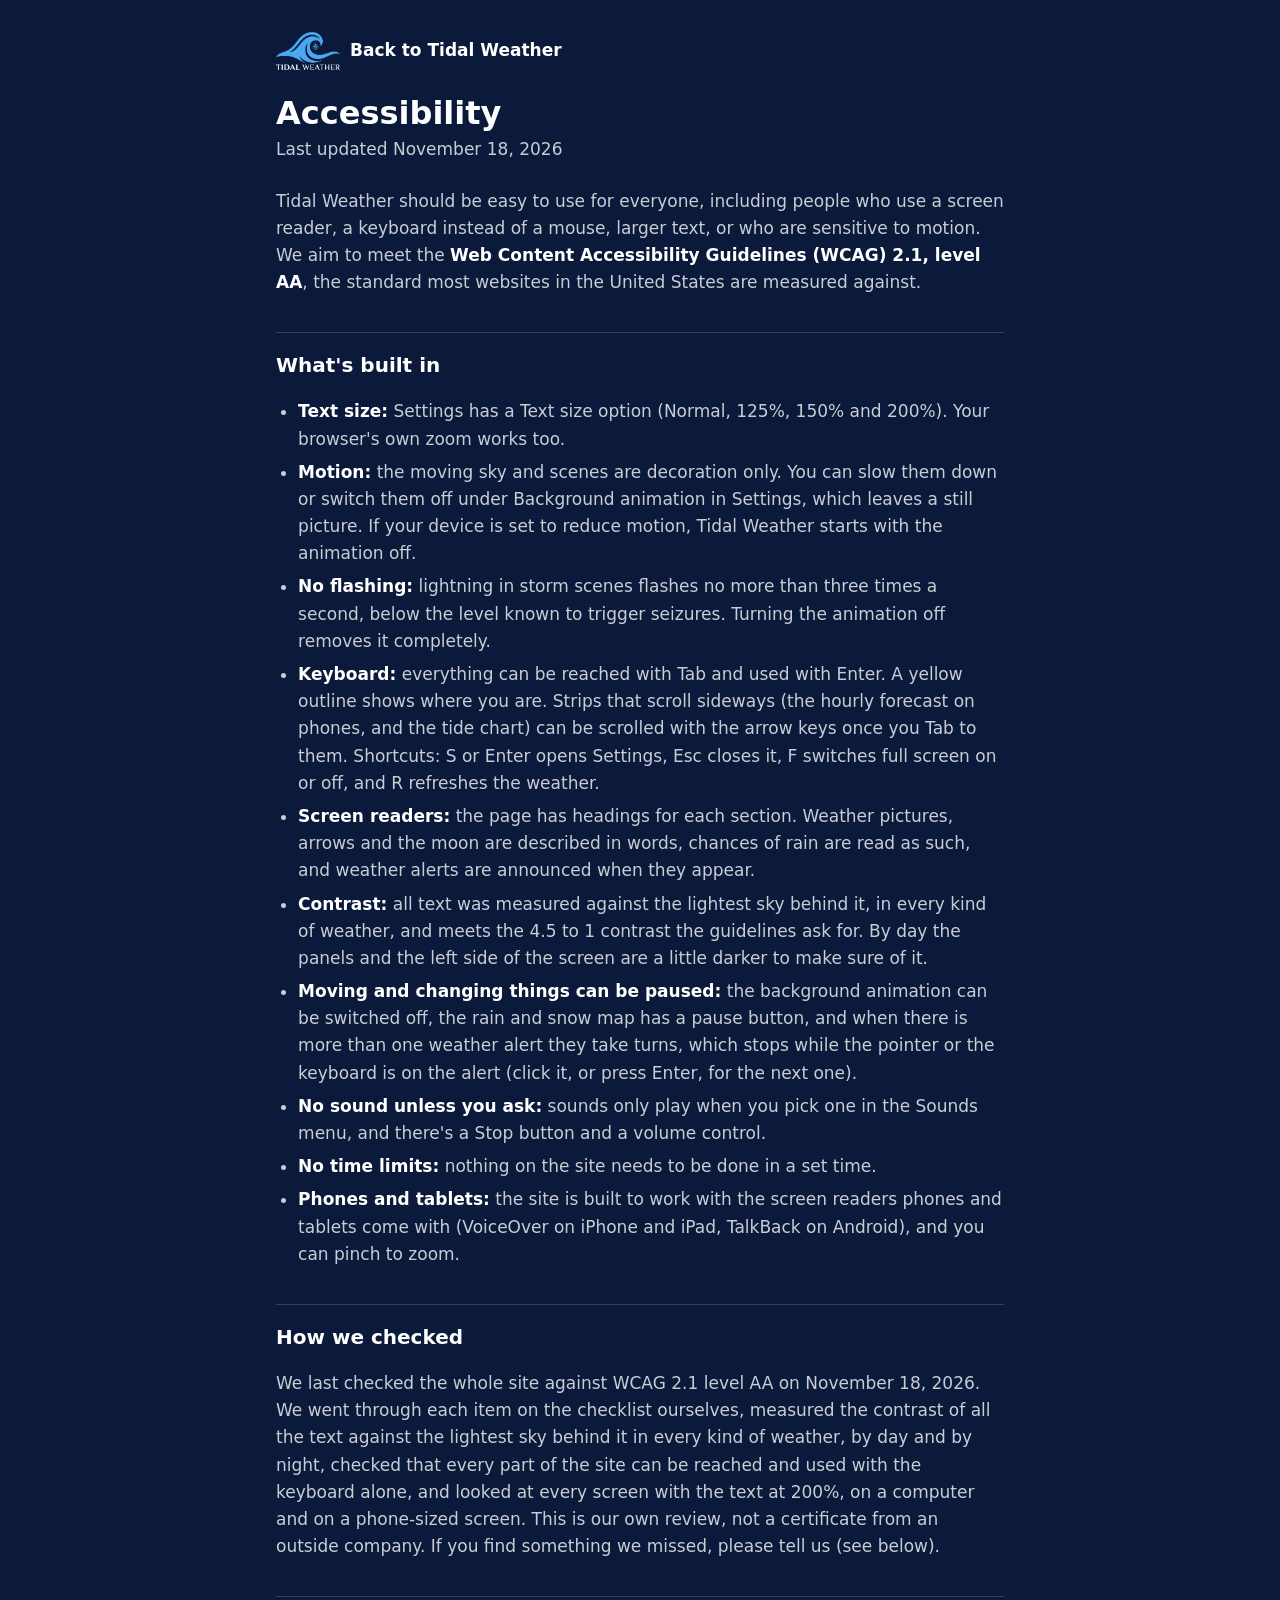
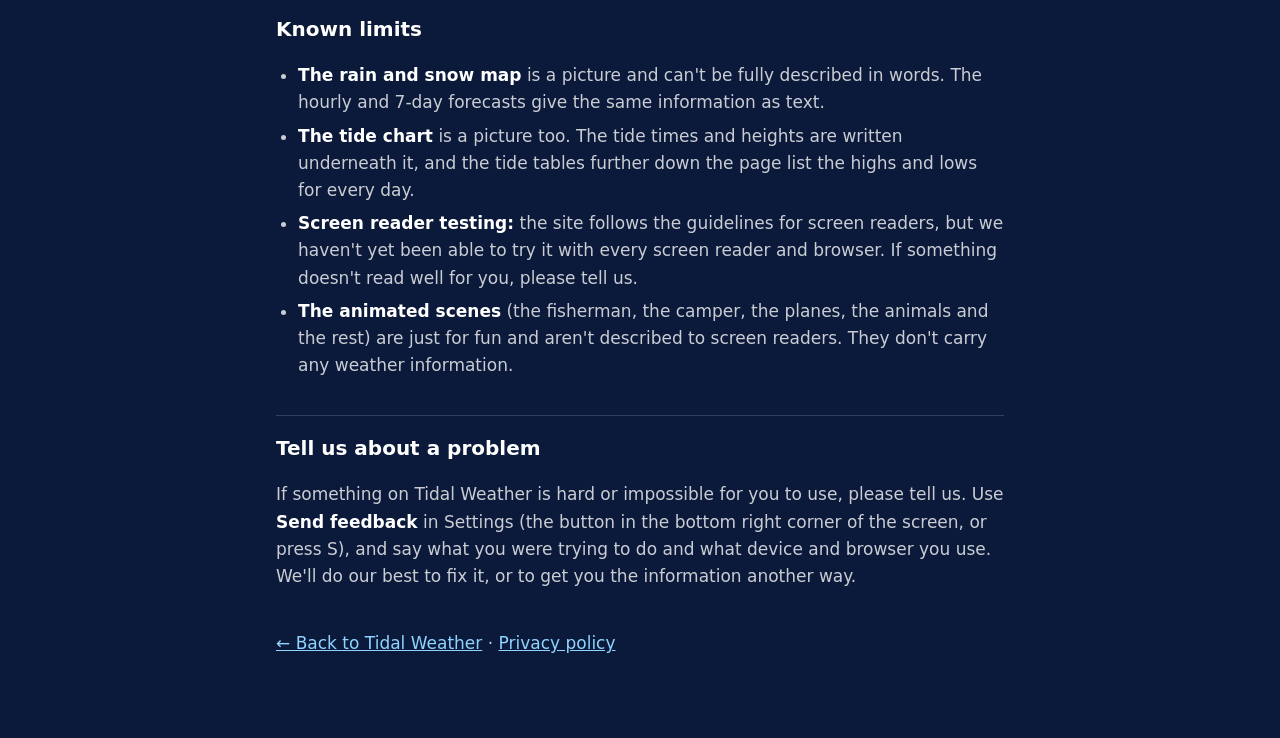
<file: accessibility.html>
<!doctype html>
<html lang="en">
<head>
<meta charset="utf-8">
<meta name="viewport" content="width=device-width, initial-scale=1">
<meta http-equiv="Content-Security-Policy" content="default-src 'self'; style-src 'self' 'unsafe-inline'; img-src 'self'; script-src 'none'; object-src 'none'; base-uri 'none'; form-action 'none'">
<meta name="referrer" content="no-referrer">
<title>Accessibility · Tidal Weather</title>
<meta name="description" content="How Tidal Weather works for everyone, and how to tell us when it doesn't.">
<link rel="icon" href="icon.png">
<meta name="theme-color" content="#0b1a3a">
<style>
  :root { --fg: #fff; --dim: rgba(255,255,255,.78); --line: rgba(255,255,255,.16); --link: #8fd3ff; --card: rgba(255,255,255,.05); }
  * { box-sizing: border-box; }
  body { margin: 0; background: #0b1a3a; color: var(--fg); font: 17px/1.6 system-ui, -apple-system, "Segoe UI", Roboto, sans-serif; }
  main { max-width: 760px; margin: 0 auto; padding: 32px 16px 64px; }
  a { color: var(--link); }
  a:focus-visible { outline: 3px solid #ffd166; outline-offset: 2px; border-radius: 3px; }
  .back { display: inline-flex; align-items: center; gap: 10px; text-decoration: none; color: var(--fg); font-weight: 600; margin-bottom: 24px; }
  .back img { width: 64px; height: auto; }
  h1 { font-size: 2rem; line-height: 1.2; margin: 0 0 4px; }
  .when { color: var(--dim); margin: 0 0 24px; }
  h2 { font-size: 1.25rem; margin: 36px 0 8px; padding-top: 16px; border-top: 1px solid var(--line); }
  p, li { color: var(--dim); }
  strong { color: var(--fg); }
  ul { padding-left: 1.3em; }
  li { margin: 6px 0; }
  .short { background: var(--card); border: 1px solid var(--line); border-radius: 12px; padding: 4px 20px; }
  .short li { color: var(--fg); }
  table { width: 100%; border-collapse: collapse; font-size: .95rem; }
  th, td { text-align: left; vertical-align: top; padding: 8px 10px 8px 0; border-top: 1px solid var(--line); }
  th { color: var(--fg); font-weight: 600; }
  td { color: var(--dim); }
  @media (max-width: 560px) { table, tbody, tr, th, td { display: block; } tr { border-top: 1px solid var(--line); padding: 6px 0; } th, td { border: 0; padding: 2px 0; } thead { display: none; } td:first-child { color: var(--fg); font-weight: 600; } }
</style>
</head>
<body>
<main>
  <a class="back" href="./"><img src="logo.png" alt="">Back to Tidal Weather</a>
  <h1>Accessibility</h1>
  <p class="when">Last updated November 18, 2026</p>

  <p>Tidal Weather should be easy to use for everyone, including people who use a screen reader, a keyboard instead of a mouse, larger text, or who are sensitive to motion. We aim to meet the <strong>Web Content Accessibility Guidelines (WCAG) 2.1, level AA</strong>, the standard most websites in the United States are measured against.</p>

  <h2>What's built in</h2>
  <ul>
    <li><strong>Text size:</strong> Settings has a Text size option (Normal, 125%, 150% and 200%). Your browser's own zoom works too.</li>
    <li><strong>Motion:</strong> the moving sky and scenes are decoration only. You can slow them down or switch them off under Background animation in Settings, which leaves a still picture. If your device is set to reduce motion, Tidal Weather starts with the animation off.</li>
    <li><strong>No flashing:</strong> lightning in storm scenes flashes no more than three times a second, below the level known to trigger seizures. Turning the animation off removes it completely.</li>
    <li><strong>Keyboard:</strong> everything can be reached with Tab and used with Enter. A yellow outline shows where you are. Strips that scroll sideways (the hourly forecast on phones, and the tide chart) can be scrolled with the arrow keys once you Tab to them. Shortcuts: S or Enter opens Settings, Esc closes it, F switches full screen on or off, and R refreshes the weather.</li>
    <li><strong>Screen readers:</strong> the page has headings for each section. Weather pictures, arrows and the moon are described in words, chances of rain are read as such, and weather alerts are announced when they appear.</li>
    <li><strong>Contrast:</strong> all text was measured against the lightest sky behind it, in every kind of weather, and meets the 4.5 to 1 contrast the guidelines ask for. By day the panels and the left side of the screen are a little darker to make sure of it.</li>
    <li><strong>Moving and changing things can be paused:</strong> the background animation can be switched off, the rain and snow map has a pause button, and when there is more than one weather alert they take turns, which stops while the pointer or the keyboard is on the alert (click it, or press Enter, for the next one).</li>
    <li><strong>No sound unless you ask:</strong> sounds only play when you pick one in the Sounds menu, and there's a Stop button and a volume control.</li>
    <li><strong>No time limits:</strong> nothing on the site needs to be done in a set time.</li>
    <li><strong>Phones and tablets:</strong> the site is built to work with the screen readers phones and tablets come with (VoiceOver on iPhone and iPad, TalkBack on Android), and you can pinch to zoom.</li>
  </ul>

  <h2>How we checked</h2>
  <p>We last checked the whole site against WCAG 2.1 level AA on November 18, 2026. We went through each item on the checklist ourselves, measured the contrast of all the text against the lightest sky behind it in every kind of weather, by day and by night, checked that every part of the site can be reached and used with the keyboard alone, and looked at every screen with the text at 200%, on a computer and on a phone-sized screen. This is our own review, not a certificate from an outside company. If you find something we missed, please tell us (see below).</p>

  <h2>Known limits</h2>
  <ul>
    <li><strong>The rain and snow map</strong> is a picture and can't be fully described in words. The hourly and 7-day forecasts give the same information as text.</li>
    <li><strong>The tide chart</strong> is a picture too. The tide times and heights are written underneath it, and the tide tables further down the page list the highs and lows for every day.</li>
    <li><strong>Screen reader testing:</strong> the site follows the guidelines for screen readers, but we haven't yet been able to try it with every screen reader and browser. If something doesn't read well for you, please tell us.</li>
    <li><strong>The animated scenes</strong> (the fisherman, the camper, the planes, the animals and the rest) are just for fun and aren't described to screen readers. They don't carry any weather information.</li>
  </ul>

  <h2>Tell us about a problem</h2>
  <p>If something on Tidal Weather is hard or impossible for you to use, please tell us. Use <strong>Send feedback</strong> in Settings (the button in the bottom right corner of the screen, or press S), and say what you were trying to do and what device and browser you use. We'll do our best to fix it, or to get you the information another way.</p>

  <p style="margin-top:40px"><a href="./">← Back to Tidal Weather</a> · <a href="privacy.html">Privacy policy</a></p>
</main>
</body>
</html>
</file>
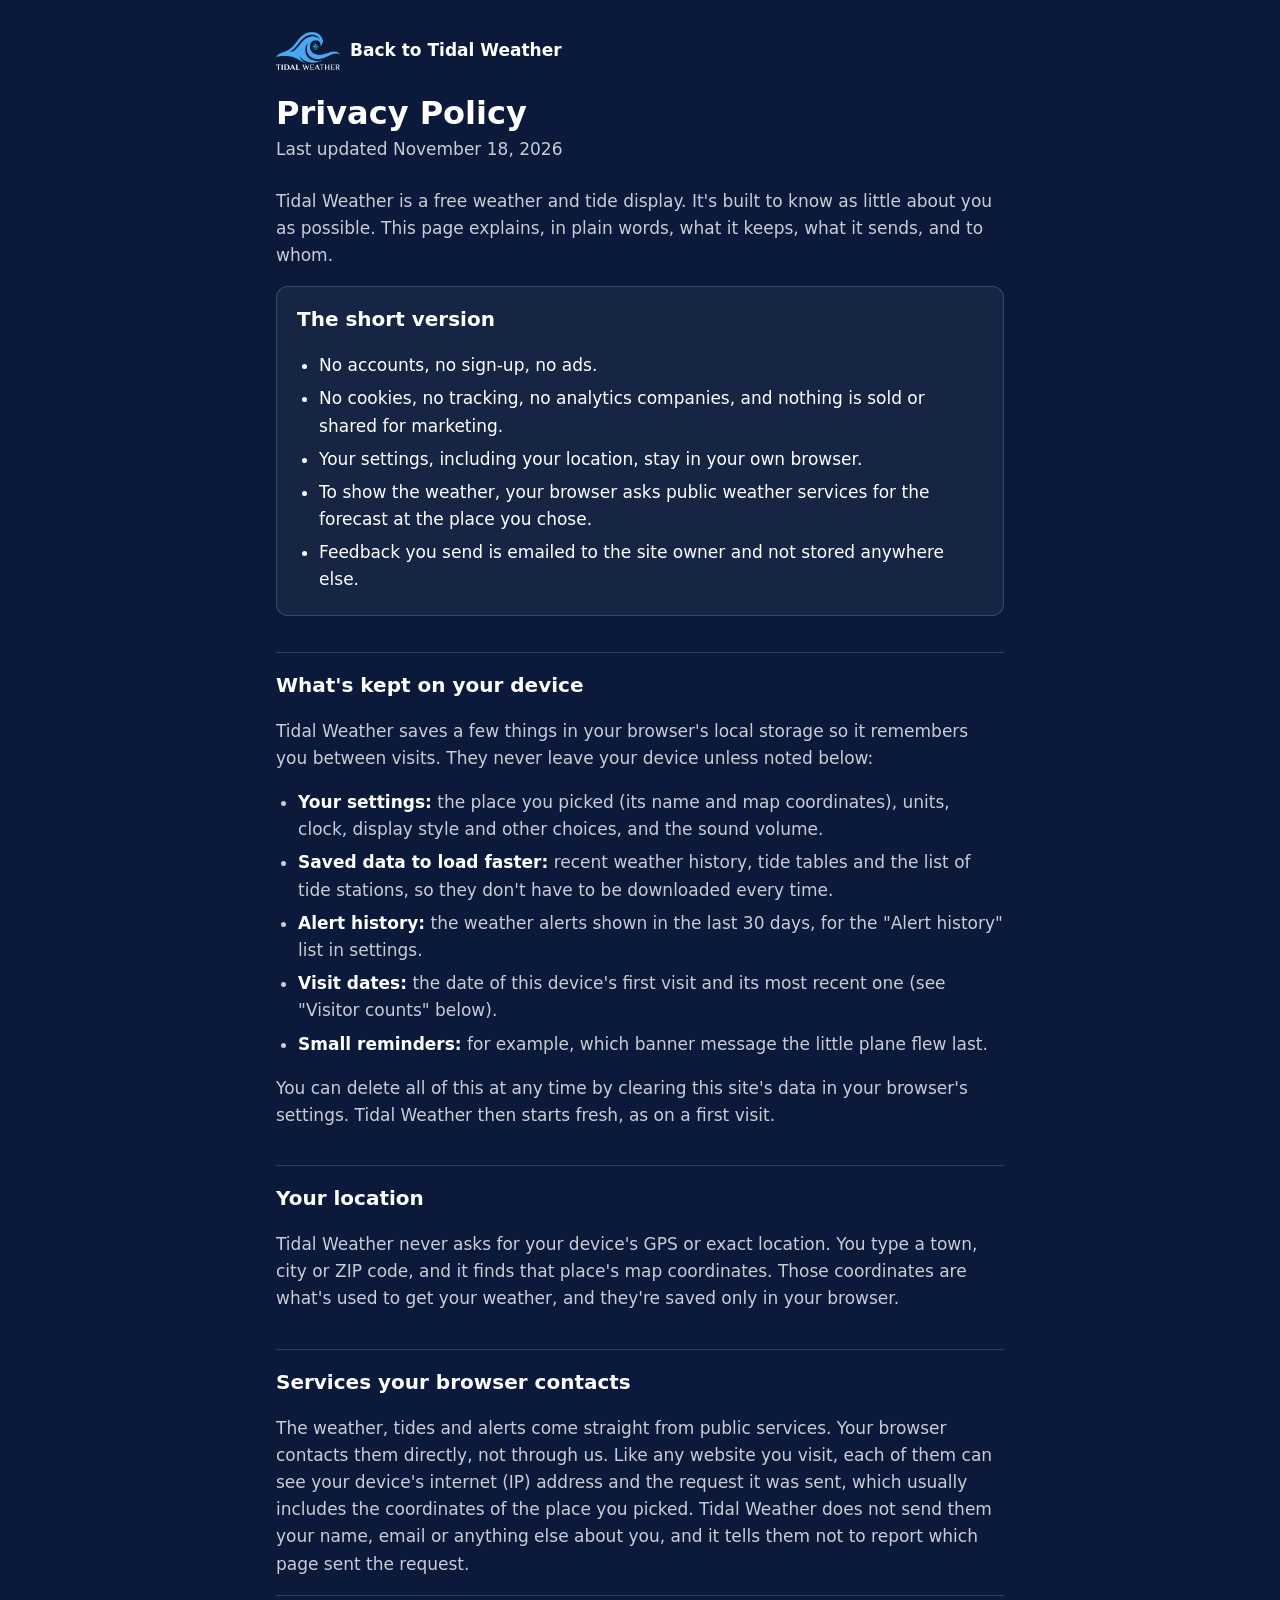
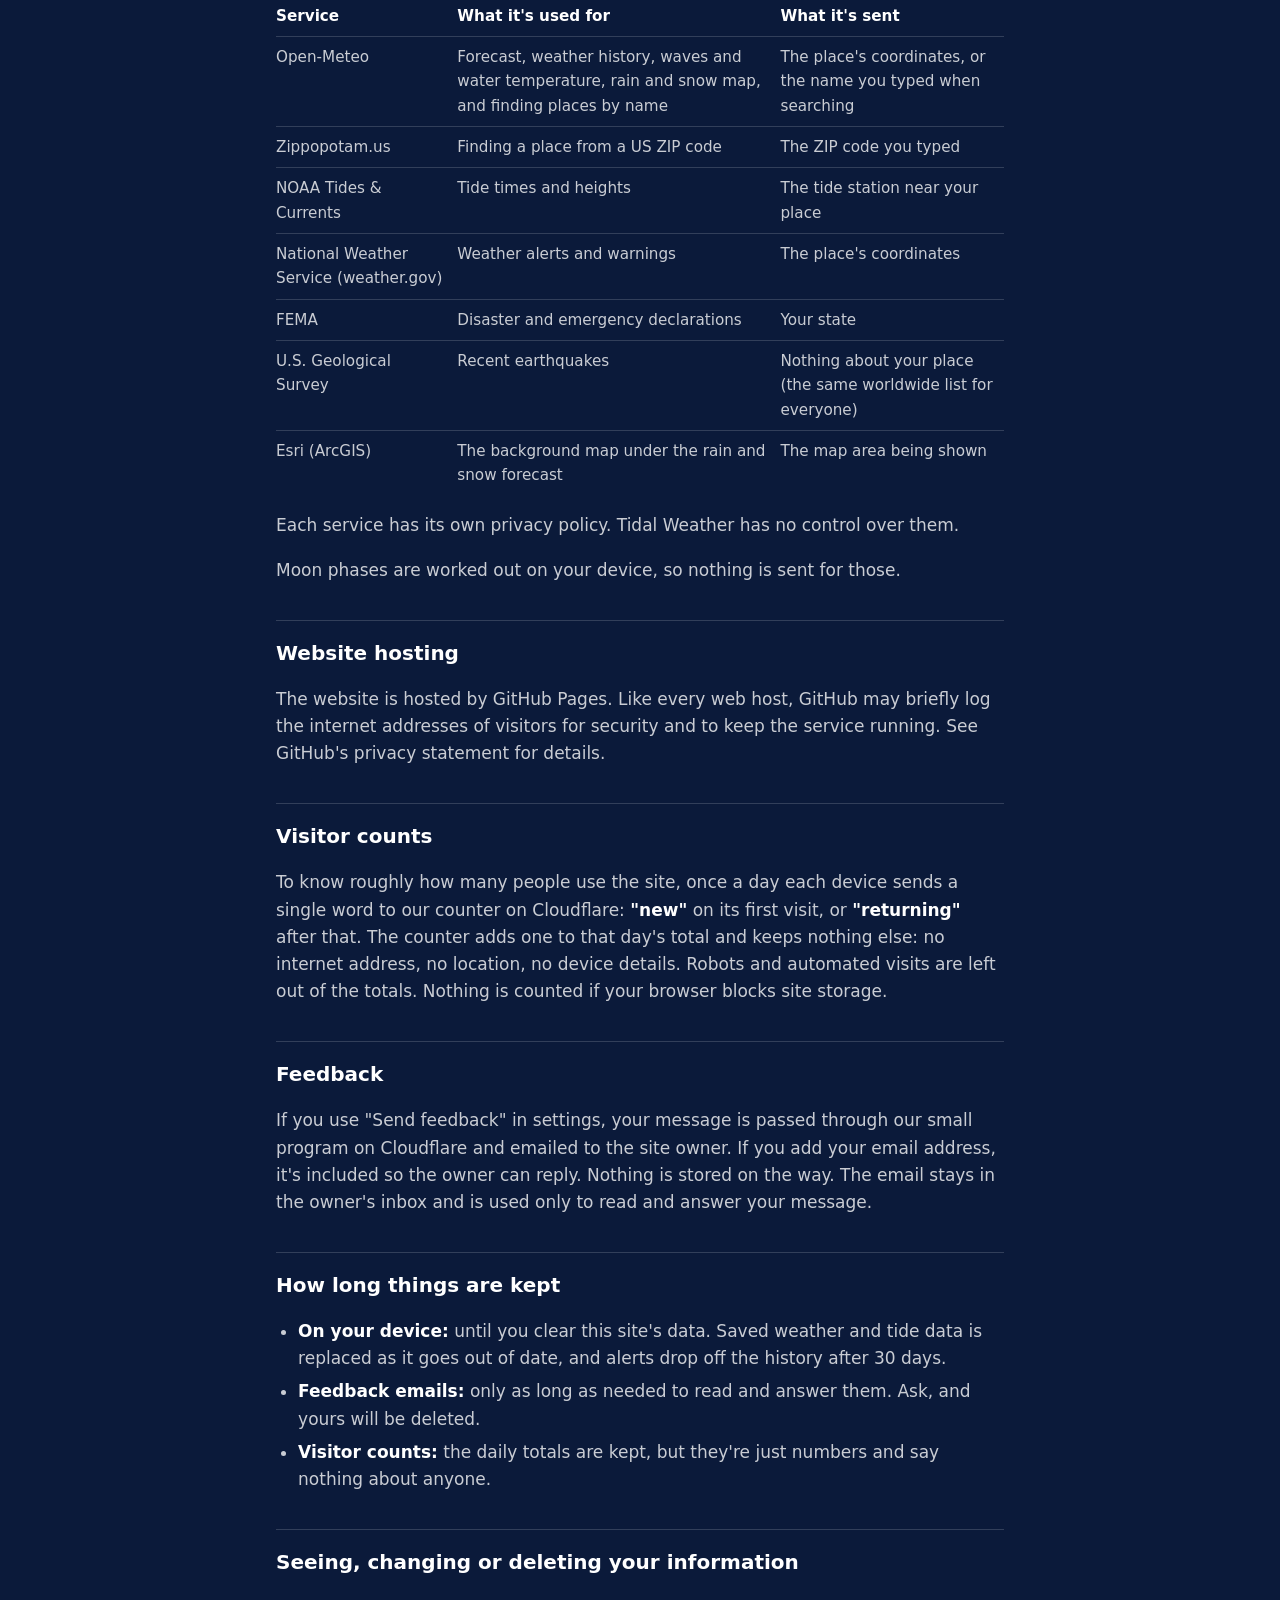
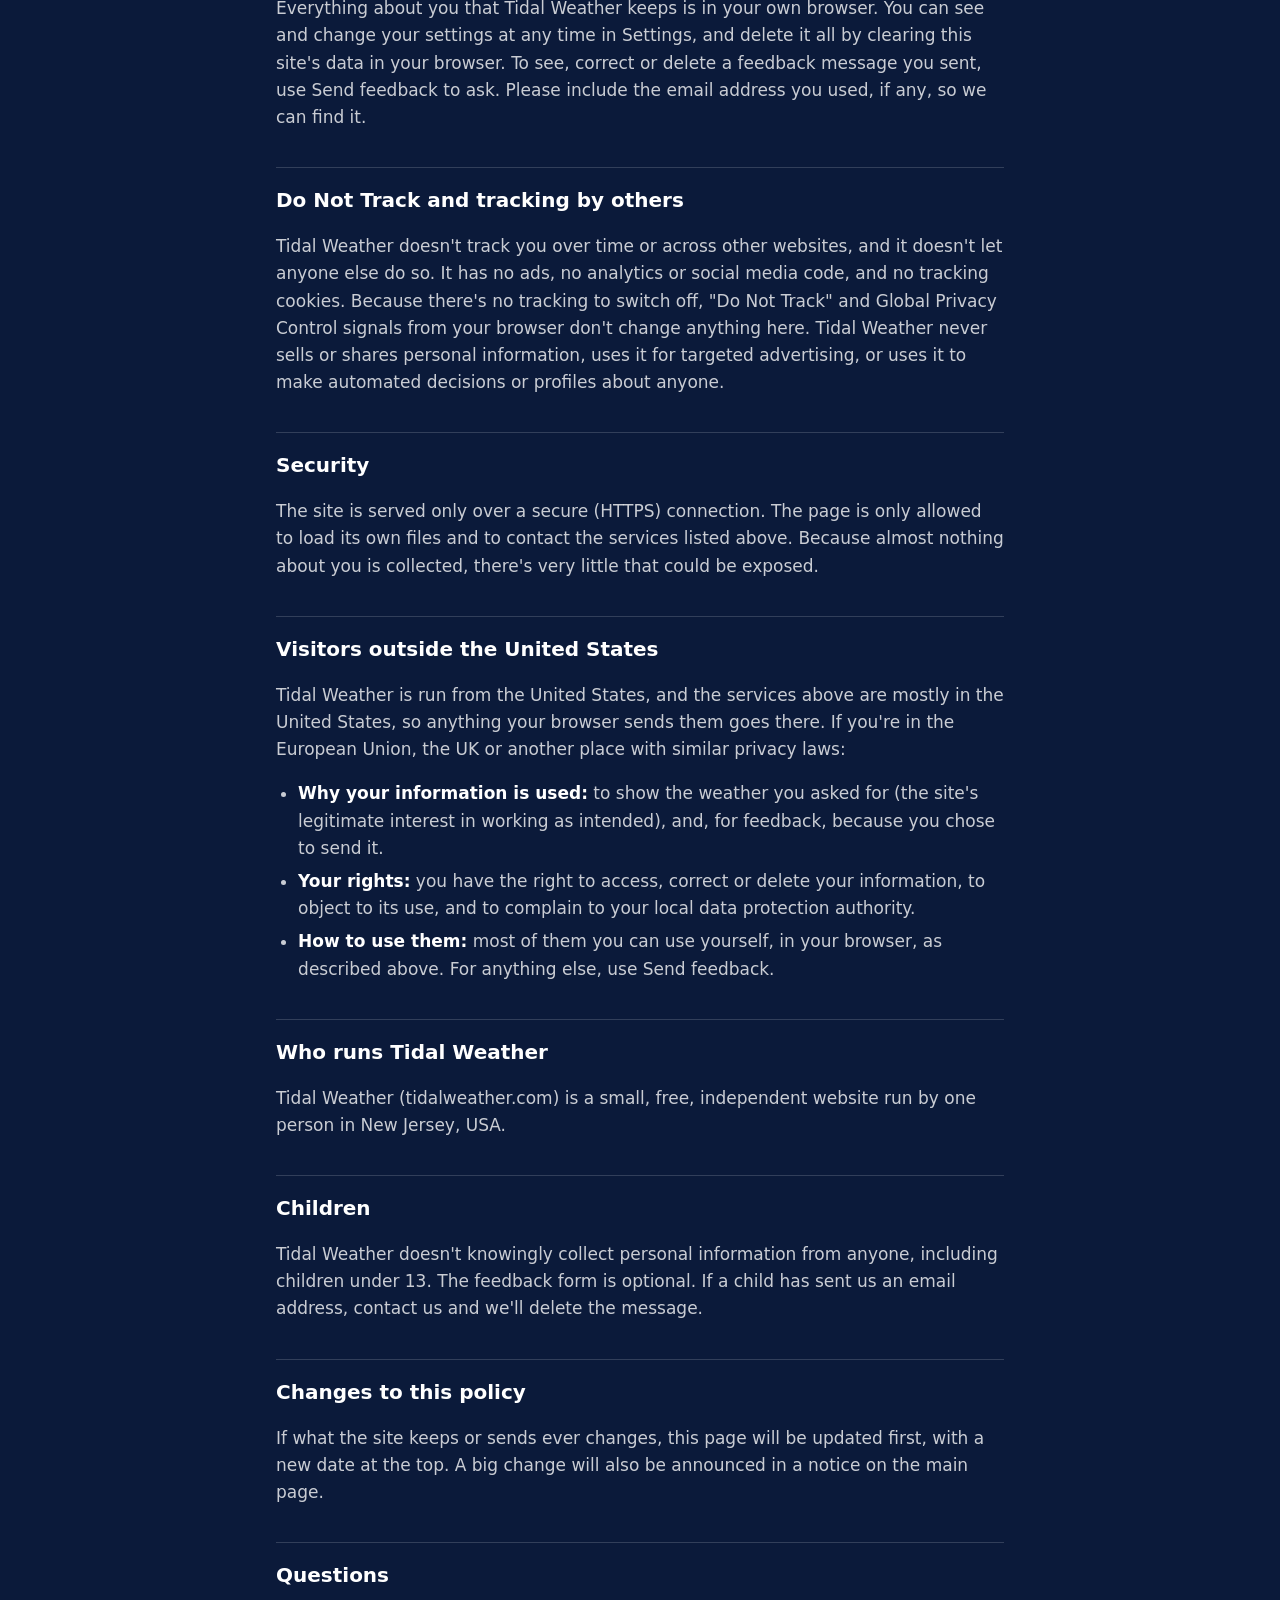
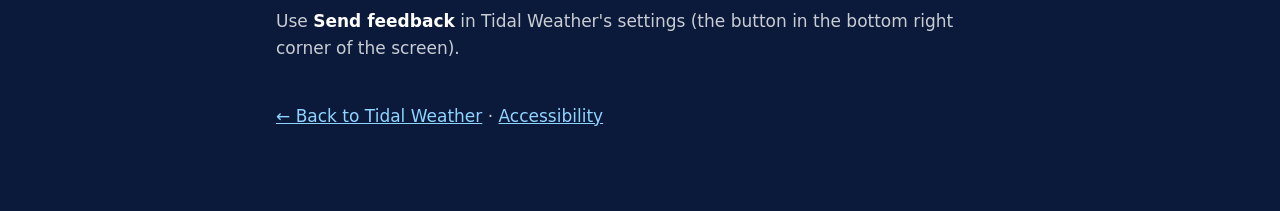
<file: privacy.html>
<!doctype html>
<html lang="en">
<head>
<meta charset="utf-8">
<meta name="viewport" content="width=device-width, initial-scale=1">
<meta http-equiv="Content-Security-Policy" content="default-src 'self'; style-src 'self' 'unsafe-inline'; img-src 'self'; script-src 'none'; object-src 'none'; base-uri 'none'; form-action 'none'">
<meta name="referrer" content="no-referrer">
<title>Privacy Policy · Tidal Weather</title>
<meta name="description" content="What Tidal Weather keeps, what it sends, and to whom.">
<link rel="icon" href="icon.png">
<meta name="theme-color" content="#0b1a3a">
<style>
  :root { --fg: #fff; --dim: rgba(255,255,255,.78); --line: rgba(255,255,255,.16); --link: #8fd3ff; --card: rgba(255,255,255,.05); }
  * { box-sizing: border-box; }
  body { margin: 0; background: #0b1a3a; color: var(--fg); font: 17px/1.6 system-ui, -apple-system, "Segoe UI", Roboto, sans-serif; }
  main { max-width: 760px; margin: 0 auto; padding: 32px 16px 64px; }
  a { color: var(--link); }
  a:focus-visible { outline: 3px solid #ffd166; outline-offset: 2px; border-radius: 3px; }
  .back { display: inline-flex; align-items: center; gap: 10px; text-decoration: none; color: var(--fg); font-weight: 600; margin-bottom: 24px; }
  .back img { width: 64px; height: auto; }
  h1 { font-size: 2rem; line-height: 1.2; margin: 0 0 4px; }
  .when { color: var(--dim); margin: 0 0 24px; }
  h2 { font-size: 1.25rem; margin: 36px 0 8px; padding-top: 16px; border-top: 1px solid var(--line); }
  p, li { color: var(--dim); }
  strong { color: var(--fg); }
  ul { padding-left: 1.3em; }
  li { margin: 6px 0; }
  .short { background: var(--card); border: 1px solid var(--line); border-radius: 12px; padding: 4px 20px; }
  .short li { color: var(--fg); }
  table { width: 100%; border-collapse: collapse; font-size: .95rem; }
  th, td { text-align: left; vertical-align: top; padding: 8px 10px 8px 0; border-top: 1px solid var(--line); }
  th { color: var(--fg); font-weight: 600; }
  td { color: var(--dim); }
  @media (max-width: 560px) { table, tbody, tr, th, td { display: block; } tr { border-top: 1px solid var(--line); padding: 6px 0; } th, td { border: 0; padding: 2px 0; } thead { display: none; } td:first-child { color: var(--fg); font-weight: 600; } }
</style>
</head>
<body>
<main>
  <a class="back" href="./"><img src="logo.png" alt="">Back to Tidal Weather</a>
  <h1>Privacy Policy</h1>
  <p class="when">Last updated November 18, 2026</p>

  <p>Tidal Weather is a free weather and tide display. It's built to know as little about you as possible. This page explains, in plain words, what it keeps, what it sends, and to whom.</p>

  <div class="short">
    <h2 style="border:0;margin-top:12px;padding-top:0">The short version</h2>
    <ul>
      <li>No accounts, no sign-up, no ads.</li>
      <li>No cookies, no tracking, no analytics companies, and nothing is sold or shared for marketing.</li>
      <li>Your settings, including your location, stay in your own browser.</li>
      <li>To show the weather, your browser asks public weather services for the forecast at the place you chose.</li>
      <li>Feedback you send is emailed to the site owner and not stored anywhere else.</li>
    </ul>
  </div>

  <h2>What's kept on your device</h2>
  <p>Tidal Weather saves a few things in your browser's local storage so it remembers you between visits. They never leave your device unless noted below:</p>
  <ul>
    <li><strong>Your settings:</strong> the place you picked (its name and map coordinates), units, clock, display style and other choices, and the sound volume.</li>
    <li><strong>Saved data to load faster:</strong> recent weather history, tide tables and the list of tide stations, so they don't have to be downloaded every time.</li>
    <li><strong>Alert history:</strong> the weather alerts shown in the last 30 days, for the "Alert history" list in settings.</li>
    <li><strong>Visit dates:</strong> the date of this device's first visit and its most recent one (see "Visitor counts" below).</li>
    <li><strong>Small reminders:</strong> for example, which banner message the little plane flew last.</li>
  </ul>
  <p>You can delete all of this at any time by clearing this site's data in your browser's settings. Tidal Weather then starts fresh, as on a first visit.</p>

  <h2>Your location</h2>
  <p>Tidal Weather never asks for your device's GPS or exact location. You type a town, city or ZIP code, and it finds that place's map coordinates. Those coordinates are what's used to get your weather, and they're saved only in your browser.</p>

  <h2>Services your browser contacts</h2>
  <p>The weather, tides and alerts come straight from public services. Your browser contacts them directly, not through us. Like any website you visit, each of them can see your device's internet (IP) address and the request it was sent, which usually includes the coordinates of the place you picked. Tidal Weather does not send them your name, email or anything else about you, and it tells them not to report which page sent the request.</p>
  <table>
    <thead><tr><th>Service</th><th>What it's used for</th><th>What it's sent</th></tr></thead>
    <tbody>
      <tr><td>Open-Meteo</td><td>Forecast, weather history, waves and water temperature, rain and snow map, and finding places by name</td><td>The place's coordinates, or the name you typed when searching</td></tr>
      <tr><td>Zippopotam.us</td><td>Finding a place from a US ZIP code</td><td>The ZIP code you typed</td></tr>
      <tr><td>NOAA Tides &amp; Currents</td><td>Tide times and heights</td><td>The tide station near your place</td></tr>
      <tr><td>National Weather Service (weather.gov)</td><td>Weather alerts and warnings</td><td>The place's coordinates</td></tr>
      <tr><td>FEMA</td><td>Disaster and emergency declarations</td><td>Your state</td></tr>
      <tr><td>U.S. Geological Survey</td><td>Recent earthquakes</td><td>Nothing about your place (the same worldwide list for everyone)</td></tr>
      <tr><td>Esri (ArcGIS)</td><td>The background map under the rain and snow forecast</td><td>The map area being shown</td></tr>
    </tbody>
  </table>
  <p>Each service has its own privacy policy. Tidal Weather has no control over them.</p>
  <p>Moon phases are worked out on your device, so nothing is sent for those.</p>

  <h2>Website hosting</h2>
  <p>The website is hosted by GitHub Pages. Like every web host, GitHub may briefly log the internet addresses of visitors for security and to keep the service running. See GitHub's privacy statement for details.</p>

  <h2>Visitor counts</h2>
  <p>To know roughly how many people use the site, once a day each device sends a single word to our counter on Cloudflare: <strong>"new"</strong> on its first visit, or <strong>"returning"</strong> after that. The counter adds one to that day's total and keeps nothing else: no internet address, no location, no device details. Robots and automated visits are left out of the totals. Nothing is counted if your browser blocks site storage.</p>

  <h2>Feedback</h2>
  <p>If you use "Send feedback" in settings, your message is passed through our small program on Cloudflare and emailed to the site owner. If you add your email address, it's included so the owner can reply. Nothing is stored on the way. The email stays in the owner's inbox and is used only to read and answer your message.</p>

  <h2>How long things are kept</h2>
  <ul>
    <li><strong>On your device:</strong> until you clear this site's data. Saved weather and tide data is replaced as it goes out of date, and alerts drop off the history after 30 days.</li>
    <li><strong>Feedback emails:</strong> only as long as needed to read and answer them. Ask, and yours will be deleted.</li>
    <li><strong>Visitor counts:</strong> the daily totals are kept, but they're just numbers and say nothing about anyone.</li>
  </ul>

  <h2>Seeing, changing or deleting your information</h2>
  <p>Everything about you that Tidal Weather keeps is in your own browser. You can see and change your settings at any time in Settings, and delete it all by clearing this site's data in your browser. To see, correct or delete a feedback message you sent, use Send feedback to ask. Please include the email address you used, if any, so we can find it.</p>

  <h2>Do Not Track and tracking by others</h2>
  <p>Tidal Weather doesn't track you over time or across other websites, and it doesn't let anyone else do so. It has no ads, no analytics or social media code, and no tracking cookies. Because there's no tracking to switch off, "Do Not Track" and Global Privacy Control signals from your browser don't change anything here. Tidal Weather never sells or shares personal information, uses it for targeted advertising, or uses it to make automated decisions or profiles about anyone.</p>

  <h2>Security</h2>
  <p>The site is served only over a secure (HTTPS) connection. The page is only allowed to load its own files and to contact the services listed above. Because almost nothing about you is collected, there's very little that could be exposed.</p>

  <h2>Visitors outside the United States</h2>
  <p>Tidal Weather is run from the United States, and the services above are mostly in the United States, so anything your browser sends them goes there. If you're in the European Union, the UK or another place with similar privacy laws:</p>
  <ul>
    <li><strong>Why your information is used:</strong> to show the weather you asked for (the site's legitimate interest in working as intended), and, for feedback, because you chose to send it.</li>
    <li><strong>Your rights:</strong> you have the right to access, correct or delete your information, to object to its use, and to complain to your local data protection authority.</li>
    <li><strong>How to use them:</strong> most of them you can use yourself, in your browser, as described above. For anything else, use Send feedback.</li>
  </ul>

  <h2>Who runs Tidal Weather</h2>
  <p>Tidal Weather (tidalweather.com) is a small, free, independent website run by one person in New Jersey, USA.</p>

  <h2>Children</h2>
  <p>Tidal Weather doesn't knowingly collect personal information from anyone, including children under 13. The feedback form is optional. If a child has sent us an email address, contact us and we'll delete the message.</p>

  <h2>Changes to this policy</h2>
  <p>If what the site keeps or sends ever changes, this page will be updated first, with a new date at the top. A big change will also be announced in a notice on the main page.</p>

  <h2>Questions</h2>
  <p>Use <strong>Send feedback</strong> in Tidal Weather's settings (the button in the bottom right corner of the screen).</p>

  <p style="margin-top:40px"><a href="./">← Back to Tidal Weather</a> · <a href="accessibility.html">Accessibility</a></p>
</main>
</body>
</html>
</file>
